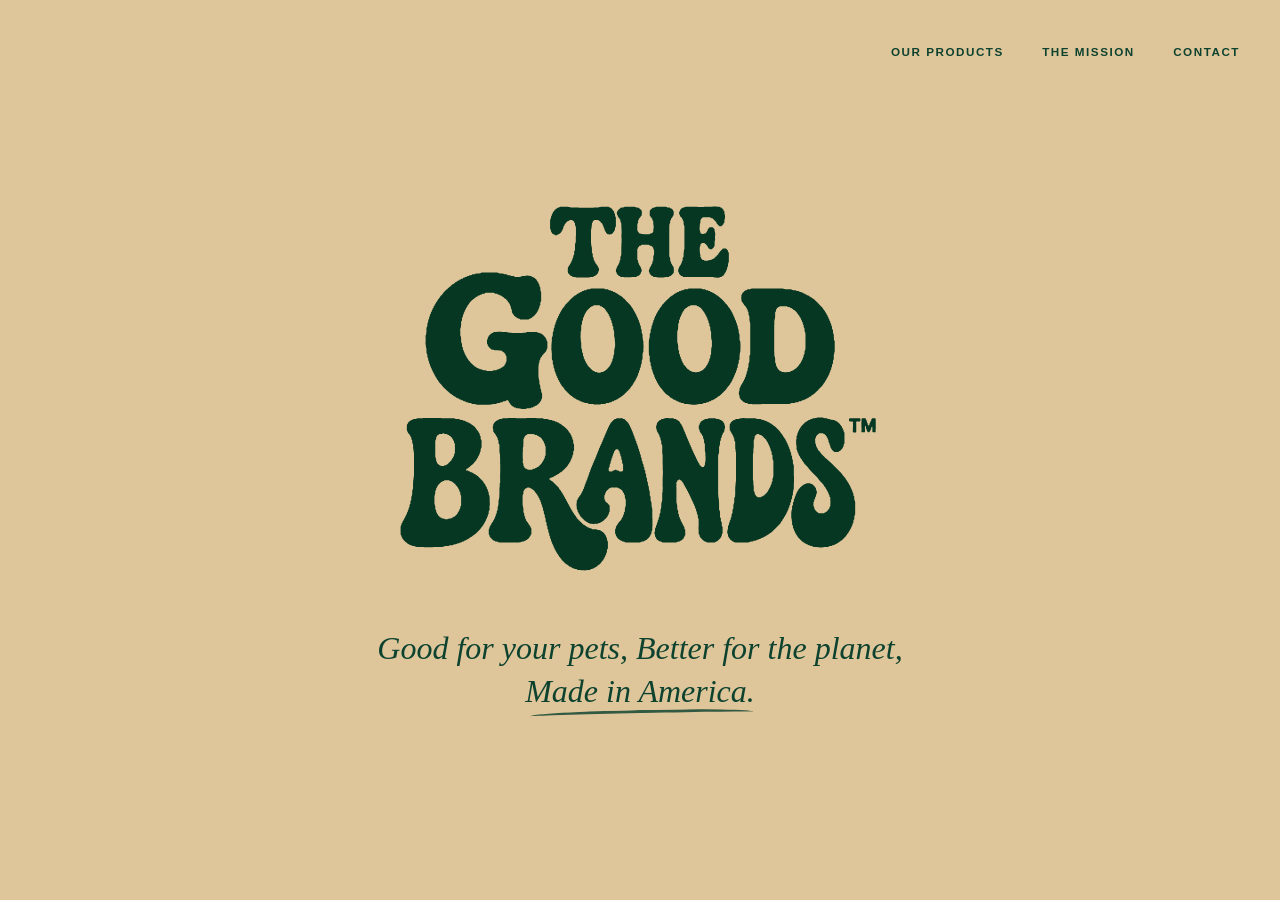
<file: index.html>
<!doctype html>
<html lang="en">
<head>
  <meta charset="utf-8">
  <meta name="viewport" content="width=device-width, initial-scale=1">
  <meta name="description" content="The Good Brands™ develops better versions of useful everyday products for pets and the people who love them.">
  <meta name="theme-color" content="#174b37">
  <title>The Good Brands™</title>
  <link rel="stylesheet" href="styles.css?v=20260827-17">
  <script src="paw-trails.js?v=20260901-1" defer></script>
</head>
<body>
  <header class="site-header site-header-home">
    <div class="site-header-inner">
      <nav class="site-nav" aria-label="Primary navigation">
        <a href="products.html">Our Products</a>
        <a href="mission.html">The Mission</a>
        <a href="contact.html">Contact</a>
      </nav>
    </div>
  </header>

  <main>
    <section class="landing" aria-labelledby="brand-slogan">
      <div class="paw-trails" id="paw-trails" aria-hidden="true"></div>
      <div class="landing-inner">
        <img
          class="brand-logo"
          src="assets/The_Good_Brands_Logo_Master.svg?v=precision-20260827"
          alt="The Good Brands™"
          width="3840"
          height="2973"
        >

        <h1 class="slogan" id="brand-slogan">Good for your pets, Better for the planet, <span class="marker-underline">Made in America.</span></h1>
      </div>
    </section>
  </main>

</body>
</html>
</file>
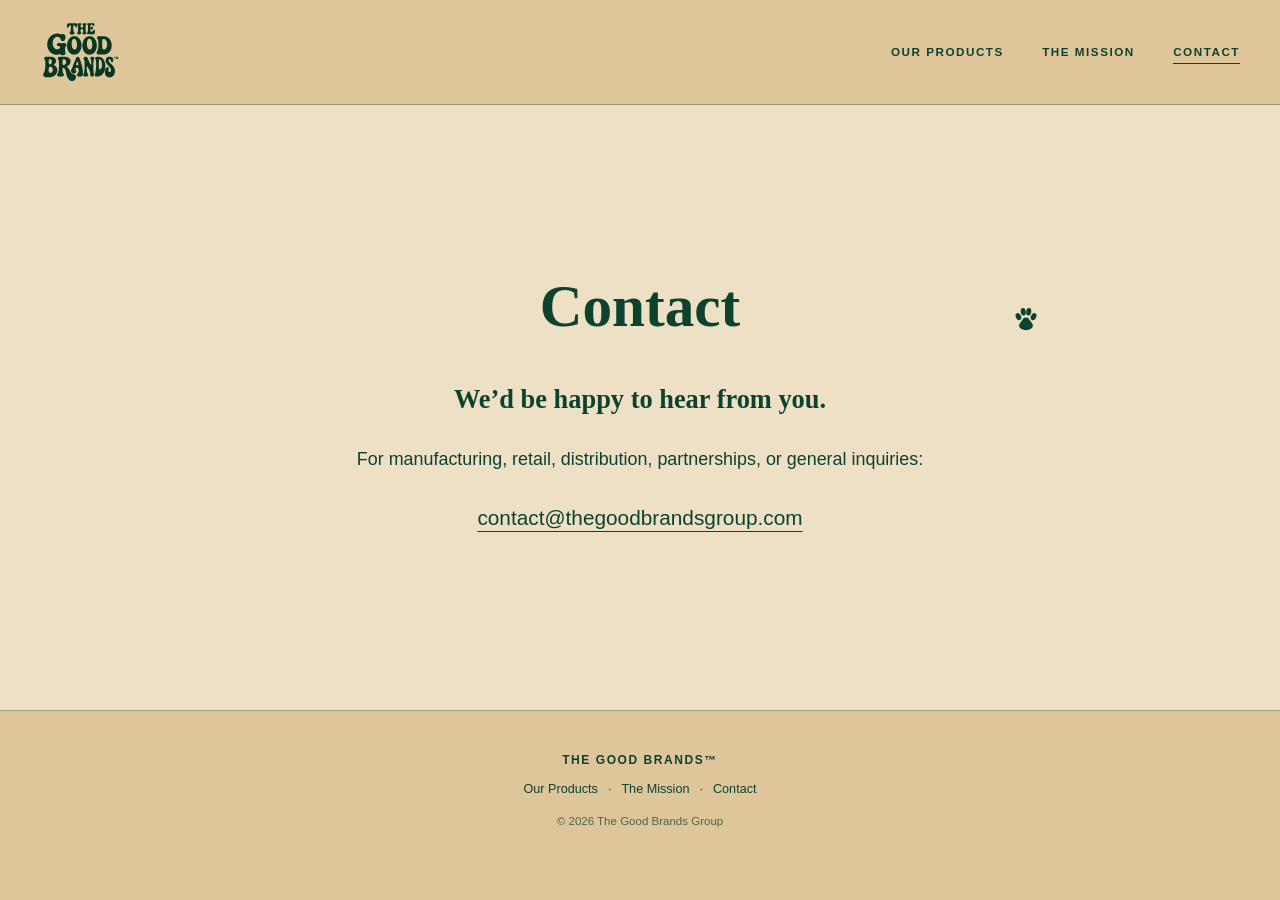
<file: contact.html>
<!doctype html>
<html lang="en">
<head>
  <meta charset="utf-8">
  <meta name="viewport" content="width=device-width, initial-scale=1">
  <meta name="description" content="Contact The Good Brands™ for manufacturing, retail, distribution, partnerships, or general inquiries.">
  <meta name="theme-color" content="#174b37">
  <title>Contact | The Good Brands™</title>
  <link rel="stylesheet" href="styles.css?v=20260829-8">
</head>
<body class="content-page">
  <header class="site-header subpage-header">
    <div class="site-header-inner">
      <a class="header-brand" href="index.html" aria-label="The Good Brands home">
        <img
          src="assets/The_Good_Brands_Logo_Master.svg?v=precision-20260827"
          alt=""
          width="3840"
          height="2973"
        >
      </a>
      <nav class="site-nav" aria-label="Primary navigation">
        <a href="products.html">Our Products</a>
        <a href="mission.html">The Mission</a>
        <a href="contact.html" aria-current="page">Contact</a>
      </nav>
    </div>
  </header>

  <main class="contact-page-main">
    <div class="page-paw-stage contact-paw-stage" data-page-paw-trail="contact" aria-hidden="true"></div>
    <section class="contact-page-content" aria-labelledby="contact-heading">
      <h1 id="contact-heading">Contact</h1>
      <p class="contact-lead"><strong>We’d be happy to hear from you.</strong></p>
      <p>For manufacturing, retail, distribution, partnerships, or general inquiries:</p>
      <a class="contact-email" href="mailto:contact@thegoodbrandsgroup.com">contact@thegoodbrandsgroup.com</a>
    </section>
  </main>

  <footer class="site-footer">
    <div class="site-footer-inner">
      <p class="footer-brand">The Good Brands™</p>
      <nav class="footer-nav" aria-label="Footer navigation">
        <a href="products.html">Our Products</a><span aria-hidden="true">·</span>
        <a href="mission.html">The Mission</a><span aria-hidden="true">·</span>
        <a href="contact.html">Contact</a>
      </nav>
      <p class="copyright">© 2026 The Good Brands Group</p>
    </div>
  </footer>
  <script src="page-paw-trails.js?v=20260829-4" defer></script>
</body>
</html>
</file>
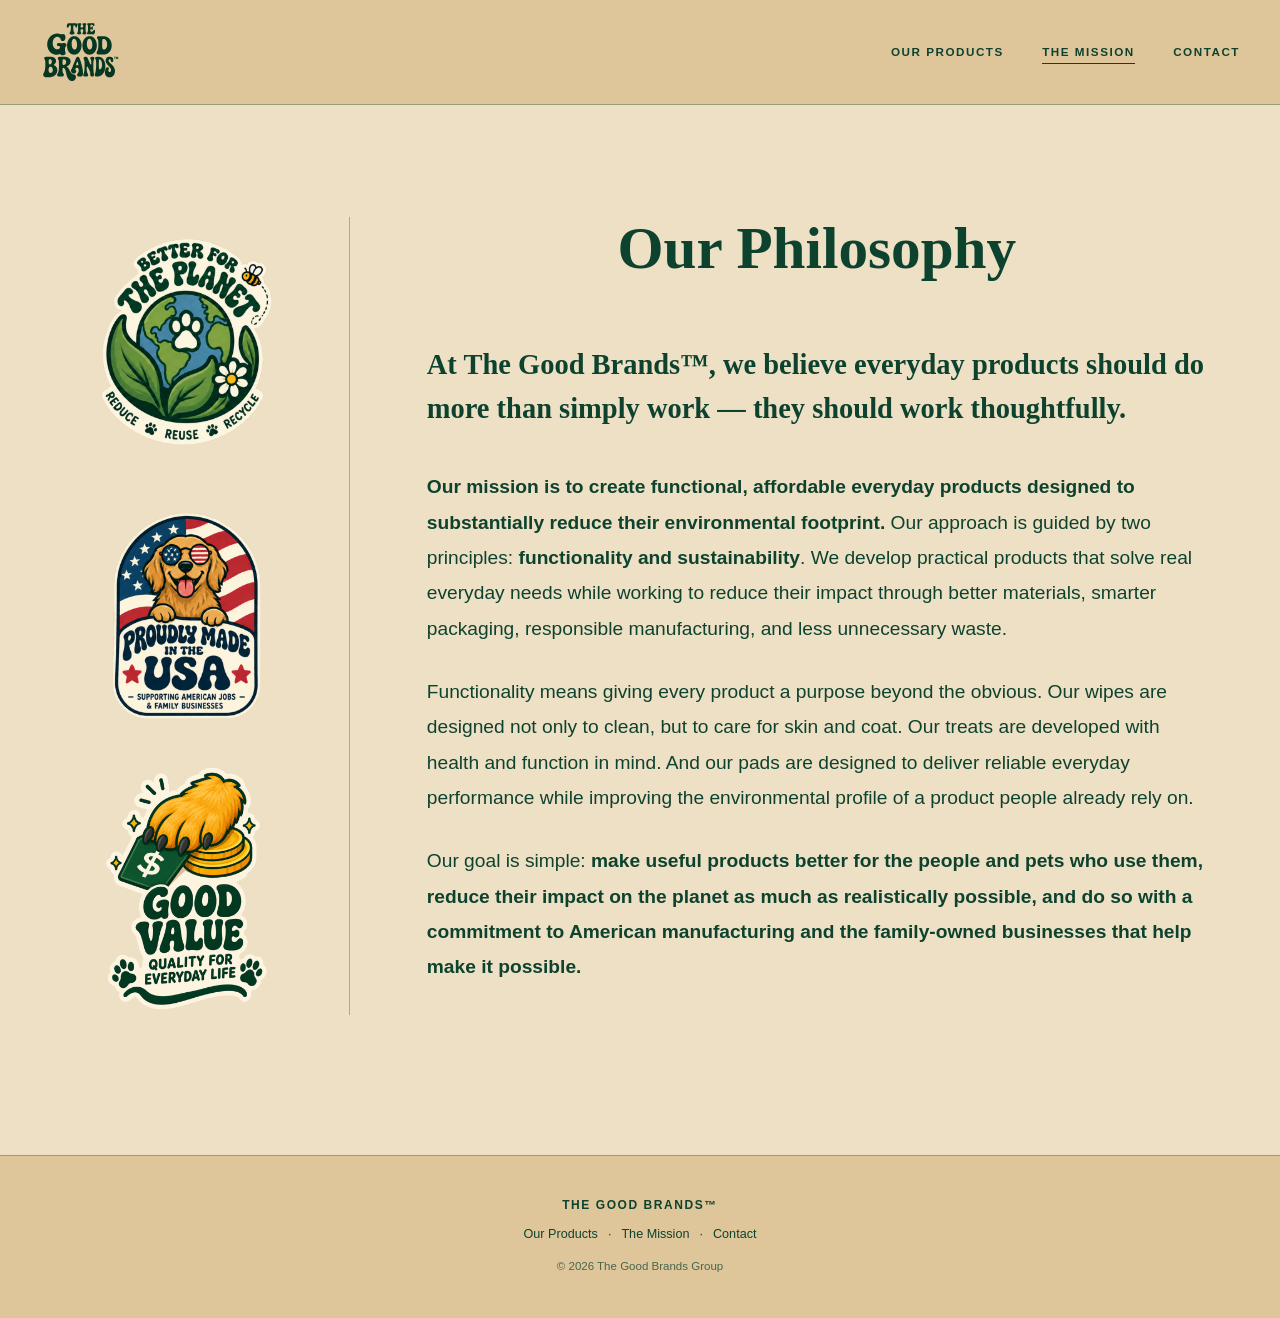
<file: mission.html>
<!doctype html>
<html lang="en">
<head>
  <meta charset="utf-8">
  <meta name="viewport" content="width=device-width, initial-scale=1">
  <meta name="description" content="The philosophy and mission behind The Good Brands™: functional everyday products with a lighter environmental footprint.">
  <meta name="theme-color" content="#174b37">
  <title>Our Mission | The Good Brands™</title>
  <link rel="stylesheet" href="styles.css?v=20260901-3">
</head>
<body class="content-page">
  <header class="site-header subpage-header">
    <div class="site-header-inner">
      <a class="header-brand" href="index.html" aria-label="The Good Brands home">
        <img
          src="assets/The_Good_Brands_Logo_Master.svg?v=precision-20260827"
          alt=""
          width="3840"
          height="2973"
        >
      </a>
      <nav class="site-nav" aria-label="Primary navigation">
        <a href="products.html">Our Products</a>
        <a href="mission.html" aria-current="page">The Mission</a>
        <a href="contact.html">Contact</a>
      </nav>
    </div>
  </header>

  <main class="content-page-main">
    <article class="editorial mission-editorial">
      <div class="mission-layout">
        <div class="mission-copy">
          <header class="page-heading">
            <h1>Our Philosophy</h1>
          </header>

          <div class="prose">
            <p class="lead"><strong>At The Good Brands™, we believe everyday products should do more than simply work — they should work thoughtfully.</strong></p>

            <p><strong>Our mission is to create functional, affordable everyday products designed to substantially reduce their environmental footprint.</strong> Our approach is guided by two principles: <strong>functionality and sustainability</strong>. We develop practical products that solve real everyday needs while working to reduce their impact through better materials, smarter packaging, responsible manufacturing, and less unnecessary waste.</p>

            <p>Functionality means giving every product a purpose beyond the obvious. Our wipes are designed not only to clean, but to care for skin and coat. Our treats are developed with health and function in mind. And our pads are designed to deliver reliable everyday performance while improving the environmental profile of a product people already rely on.</p>

            <p>Our goal is simple: <strong>make useful products better for the people and pets who use them, reduce their impact on the planet as much as realistically possible, and do so with a commitment to American manufacturing and the family-owned businesses that help make it possible.</strong></p>
          </div>
        </div>

        <aside class="mission-emblems" aria-label="Our guiding commitments">
          <img
            src="assets/The_Good_Brands_Better_For_The_Planet.png"
            alt="Better for the Planet — Reduce, Reuse, Recycle"
            width="700"
            height="800"
            loading="lazy"
            decoding="async"
          >
          <img
            src="assets/The_Good_Brands_Proudly_Made_In_The_USA.png"
            alt="Proudly Made in the USA — Supporting American Jobs and Family Businesses"
            width="700"
            height="800"
            loading="lazy"
            decoding="async"
          >
          <img
            src="assets/The_Good_Brands_Good_Value.png?v=20260901-2"
            alt="Good Value — Quality for Everyday Life"
            width="700"
            height="800"
            loading="lazy"
            decoding="async"
          >
        </aside>
      </div>
    </article>
    <div class="page-paw-stage mission-paw-stage" data-page-paw-trail="mission" aria-hidden="true"></div>
  </main>

  <footer class="site-footer">
    <div class="site-footer-inner">
      <p class="footer-brand">The Good Brands™</p>
      <nav class="footer-nav" aria-label="Footer navigation">
        <a href="products.html">Our Products</a><span aria-hidden="true">·</span>
        <a href="mission.html">The Mission</a><span aria-hidden="true">·</span>
        <a href="contact.html">Contact</a>
      </nav>
      <p class="copyright">© 2026 The Good Brands Group</p>
    </div>
  </footer>
  <script src="page-paw-trails.js?v=20260829-4" defer></script>
</body>
</html>
</file>
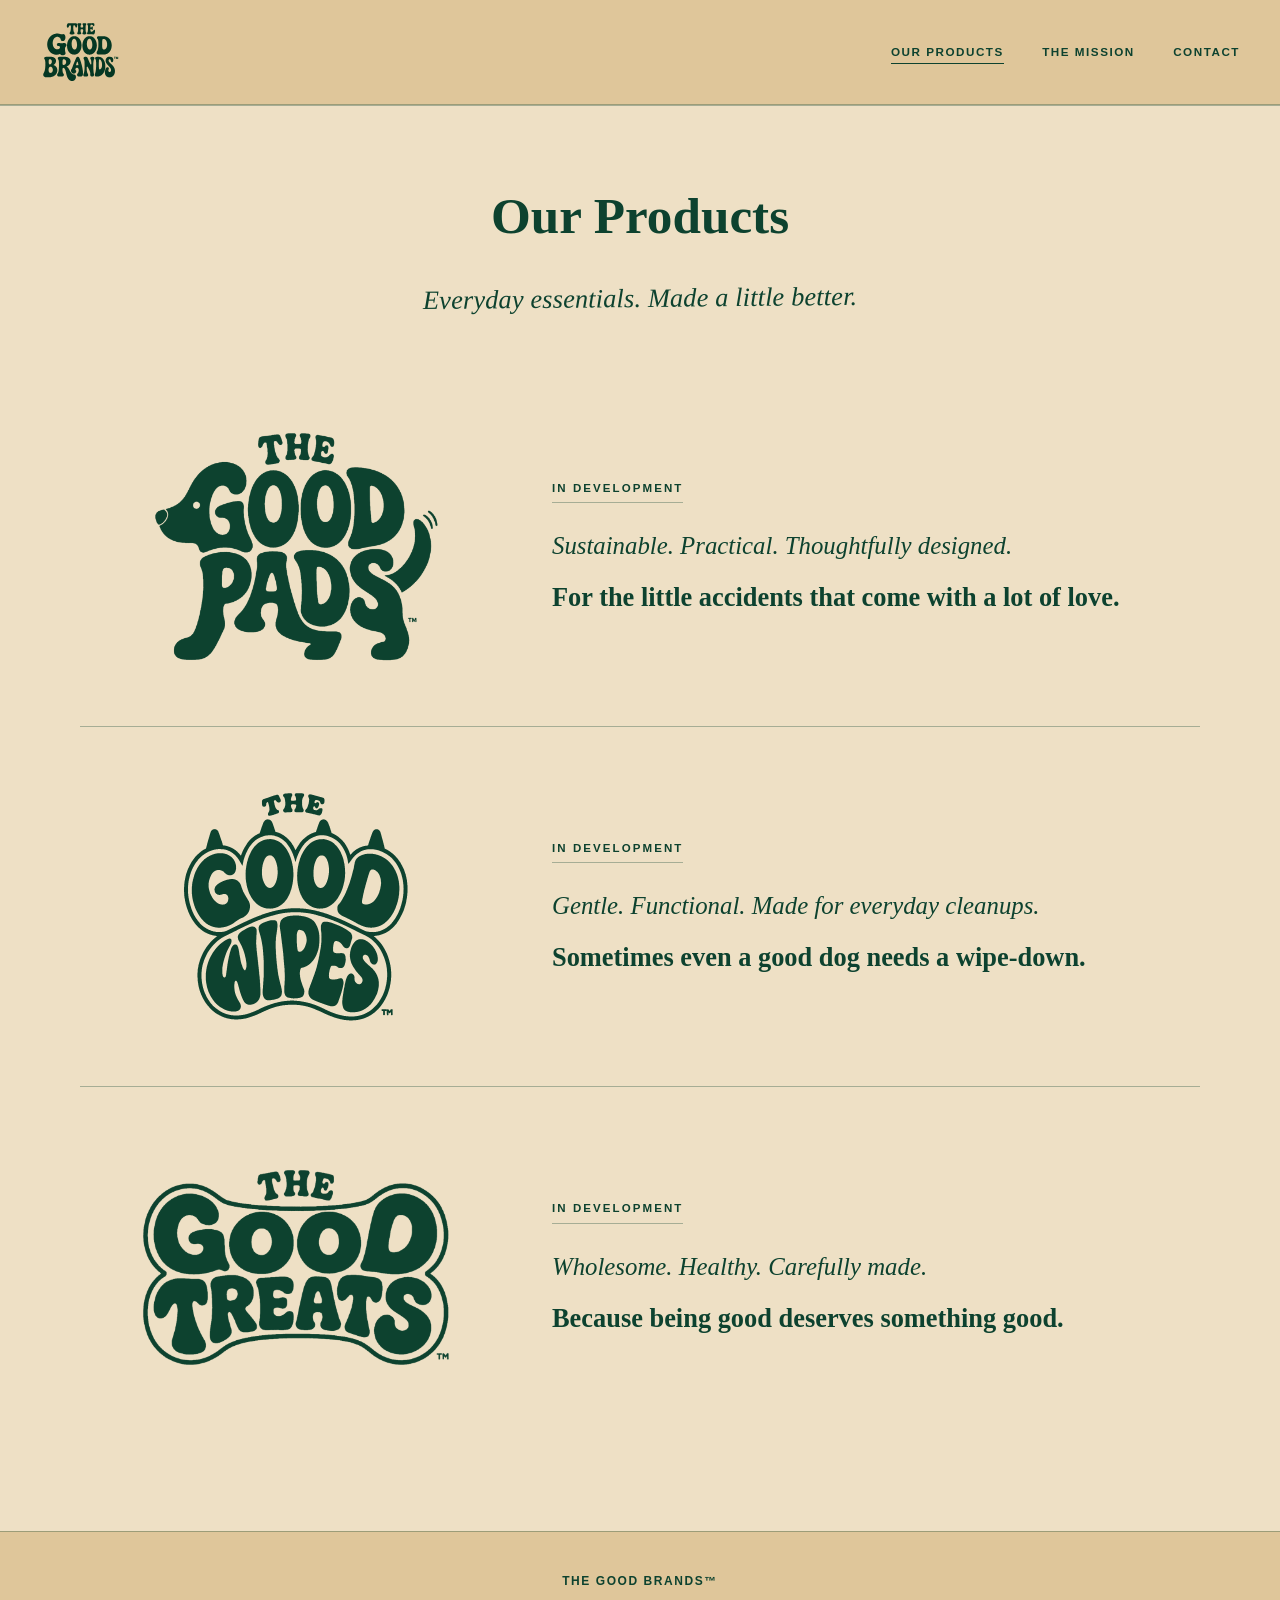
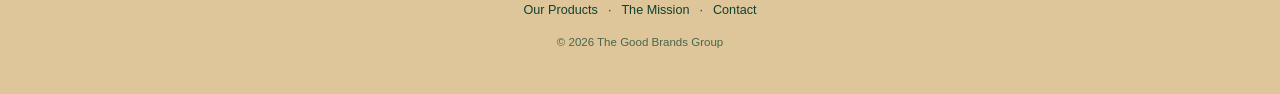
<file: products.html>
<!doctype html>
<html lang="en">
<head>
  <meta charset="utf-8">
  <meta name="viewport" content="width=device-width, initial-scale=1">
  <meta name="description" content="Explore The Good Pads™, The Good Wipes™, and The Good Treats™—everyday essentials from The Good Brands™.">
  <meta name="theme-color" content="#174b37">
  <title>Our Products | The Good Brands™</title>
  <link rel="stylesheet" href="styles.css?v=20260829-8">
  <script src="product-heading-paws.js?v=20260829-1" defer></script>
</head>
<body class="products-page">
  <header class="site-header products-page-header">
    <div class="site-header-inner">
      <a class="header-brand" href="index.html" aria-label="The Good Brands home">
        <img
          src="assets/The_Good_Brands_Logo_Master.svg?v=precision-20260827"
          alt=""
          width="3840"
          height="2973"
        >
      </a>
      <nav class="site-nav" aria-label="Primary navigation">
        <a href="products.html" aria-current="page">Our Products</a>
        <a href="mission.html">The Mission</a>
        <a href="contact.html">Contact</a>
      </nav>
    </div>
  </header>

  <main>
    <section class="products products-page-products" aria-labelledby="products-heading">
      <div class="products-inner">
        <header class="section-heading">
          <div class="product-title-stage">
            <h1 id="products-heading"><span class="product-title-text">Our Products</span></h1>
            <div class="product-heading-paw-layer" id="product-heading-paw-layer" aria-hidden="true"></div>
          </div>
          <p>Everyday essentials. Made a little better.</p>
        </header>

        <div class="product-list">
          <article class="product-row">
            <div class="product-mark product-mark-pads" role="img" aria-label="The Good Pads™"></div>
            <div class="product-copy">
              <p class="status">In development</p>
              <h2 class="visually-hidden">The Good Pads™</h2>
              <p class="product-principles">Sustainable. Practical. Thoughtfully designed.</p>
              <p class="product-line">For the little accidents that come with a lot of love.</p>
            </div>
          </article>

          <article class="product-row">
            <div class="product-mark product-mark-wipes" role="img" aria-label="The Good Wipes™"></div>
            <div class="product-copy">
              <p class="status">In development</p>
              <h2 class="visually-hidden">The Good Wipes™</h2>
              <p class="product-principles">Gentle. Functional. Made for everyday cleanups.</p>
              <p class="product-line">Sometimes even a good dog needs a wipe-down.</p>
            </div>
          </article>

          <article class="product-row">
            <div class="product-mark product-mark-treats" role="img" aria-label="The Good Treats™"></div>
            <div class="product-copy">
              <p class="status">In development</p>
              <h2 class="visually-hidden">The Good Treats™</h2>
              <p class="product-principles">Wholesome. Healthy. Carefully made.</p>
              <p class="product-line">Because being good deserves something good.</p>
            </div>
          </article>
        </div>
      </div>
    </section>

  </main>

  <footer class="site-footer">
    <div class="site-footer-inner">
      <p class="footer-brand">The Good Brands™</p>
      <nav class="footer-nav" aria-label="Footer navigation">
        <a href="products.html">Our Products</a><span aria-hidden="true">·</span>
        <a href="mission.html">The Mission</a><span aria-hidden="true">·</span>
        <a href="contact.html">Contact</a>
      </nav>
      <p class="copyright">© 2026 The Good Brands Group</p>
    </div>
  </footer>
</body>
</html>
</file>
<file: styles.css>
:root {
  --pine: #0d422f;
  --kraft: #dfc69a;
  --paper: #eee0c5;
  --line: rgba(13, 66, 47, 0.32);
}

* {
  box-sizing: border-box;
}

html,
body {
  margin: 0;
  min-height: 100%;
}

body {
  color: var(--pine);
  background-color: var(--kraft);
  background-image: none;
  -webkit-font-smoothing: antialiased;
}

.site-header {
  position: absolute;
  z-index: 10;
  top: 0;
  left: 0;
  width: 100%;
}

.site-header-inner {
  width: min(1200px, calc(100% - 48px));
  min-height: 104px;
  margin: 0 auto;
  display: flex;
  align-items: center;
  justify-content: space-between;
}

.site-header-home .site-header-inner {
  justify-content: flex-end;
}

.site-nav {
  display: flex;
  align-items: center;
  gap: clamp(22px, 3vw, 42px);
}

.site-nav a {
  position: relative;
  display: inline-block;
  padding: 9px 0;
  color: var(--pine);
  font-family: Arial, Helvetica, sans-serif;
  font-size: 0.73rem;
  line-height: 1;
  font-weight: 700;
  letter-spacing: 0.13em;
  text-decoration: none;
  text-transform: uppercase;
  transition: opacity 150ms ease;
}

.site-nav a::after {
  position: absolute;
  right: 0;
  bottom: 3px;
  left: 0;
  height: 1px;
  background-color: currentColor;
  content: "";
  opacity: 0;
  transform: scaleX(0.55);
  transition: opacity 150ms ease, transform 150ms ease;
}

.site-nav a:hover,
.site-nav a:focus-visible {
  opacity: 0.72;
}

.site-nav a:hover::after,
.site-nav a:focus-visible::after,
.site-nav a[aria-current="page"]::after {
  opacity: 1;
  transform: scaleX(1);
}

.header-brand {
  display: block;
  width: 82px;
}

.header-brand img {
  display: block;
  width: 100%;
  height: auto;
}

.products-page-header,
.subpage-header {
  position: relative;
  background-color: var(--kraft);
  border-bottom: 1px solid var(--line);
}

.landing {
  position: relative;
  isolation: isolate;
  overflow: hidden;
  min-height: 100vh;
  display: grid;
  place-items: center;
  padding: 120px 24px;
  background-color: var(--kraft);
  background-image: none;
}

.landing-inner {
  position: relative;
  z-index: 1;
  width: min(760px, 100%);
  text-align: center;
}

/* Removable homepage paw-trail effect. */
.paw-trails {
  position: absolute;
  z-index: 0;
  inset: 0;
  overflow: hidden;
  color: var(--pine);
  pointer-events: none;
}

.paw-print {
  position: absolute;
  width: clamp(22px, 2.15vw, 31px);
  opacity: 0;
  animation: paw-print-appear var(--paw-duration, 3.1s) ease-in-out var(--paw-delay, 0s) forwards;
  transform: translate(-50%, -50%) rotate(var(--paw-angle, 0deg)) scale(var(--paw-scale, 1));
  transform-origin: center;
}

.paw-print svg {
  display: block;
  width: 100%;
  height: auto;
  fill: currentColor;
}

@keyframes paw-print-appear {
  0% {
    opacity: 0;
  }

  12%,
  45% {
    opacity: 1;
  }

  100% {
    opacity: 0;
  }
}

@media (prefers-reduced-motion: reduce) {
  .paw-trails {
    display: none;
  }
}

.brand-logo {
  display: block;
  width: min(520px, 82vw);
  height: auto;
  margin: 0 auto;
  image-rendering: auto;
  filter: none;
  opacity: 1;
}

.slogan {
  max-width: 650px;
  margin: 38px auto 0;
  font-family: Georgia, "Times New Roman", serif;
  font-size: clamp(1.3rem, 2.6vw, 2rem);
  line-height: 1.35;
  font-weight: 400;
  font-style: italic;
}

.marker-underline {
  position: relative;
  display: inline-block;
  white-space: nowrap;
}

.marker-underline::after {
  content: "";
  position: absolute;
  left: 2%;
  right: 1%;
  bottom: -0.16em;
  height: 0.16em;
  border-top: 0.11em solid currentColor;
  border-radius: 50%;
  opacity: 0.82;
  transform: rotate(-1.2deg) skewX(-8deg);
}

.products {
  background-color: var(--paper);
  border-top: 1px solid var(--line);
  border-bottom: 1px solid var(--line);
}

.products-inner {
  width: min(1120px, calc(100% - 48px));
  margin: 0 auto;
}

.products-inner {
  padding: 21px 0 84px;
}

.section-heading {
  text-align: center;
  margin-bottom: 52px;
}

.section-heading h1,
.section-heading h2 {
  margin: 0;
  font-family: Georgia, "Times New Roman", serif;
  font-size: clamp(2.1rem, 4vw, 3.4rem);
  line-height: 1.08;
  font-weight: 700;
}

.section-heading p {
  display: inline-block;
  margin: -18px 0 0;
  font-family: "Noteworthy", "Bradley Hand", "Chalkboard SE", "Segoe Print", cursive;
  font-size: clamp(1.35rem, 2.4vw, 1.65rem);
  line-height: 1.25;
  font-weight: 400;
  font-style: italic;
  letter-spacing: 0.005em;
  transform: rotate(-0.55deg);
}

/* Removable Our Products puppy animation. */
.product-title-stage {
  position: relative;
  width: 100vw;
  height: 166px;
  margin-left: calc(50% - 50vw);
  overflow: hidden;
}

.product-title-stage h1 {
  position: absolute;
  z-index: 1;
  top: 61px;
  right: 0;
  left: 0;
}

.product-title-text {
  display: inline-block;
}

.product-heading-paw-layer {
  position: absolute;
  z-index: 2;
  inset: 0;
  color: var(--pine);
  pointer-events: none;
}

.product-heading-paw {
  width: clamp(21px, 2vw, 29px);
}

@media (prefers-reduced-motion: reduce) {
  .product-heading-paw-layer {
    display: none;
  }
}

.product-list {
  border-top: 0;
}

.products-page-products {
  border-bottom: 0;
  overflow: hidden;
}

.product-row {
  display: grid;
  grid-template-columns: 320px minmax(0, 1fr);
  gap: clamp(52px, 8vw, 96px);
  align-items: center;
  min-height: 360px;
  padding: 54px 5%;
  border-bottom: 1px solid var(--line);
  isolation: isolate;
  overflow: hidden;
}

.product-row:last-child {
  border-bottom: 0;
}

.product-mark {
  width: 320px;
  height: 240px;
  align-self: center;
  justify-self: center;
  background-position: center;
  background-repeat: no-repeat;
  background-size: contain;
}

.product-mark-pads {
  background-image: url("assets/The_Good_Pads_Logo_3600px.png");
}

.product-mark-wipes {
  background-image: url("assets/The_Good_Wipes_Logo_Master.svg");
}

.product-mark-treats {
  background-image: url("assets/The_Good_Treats_Logo_3600px.png");
}

.product-copy {
  width: 100%;
  max-width: 650px;
  margin: 0;
  text-align: left;
}

.status {
  font-family: Arial, Helvetica, sans-serif;
  font-size: 0.72rem;
  line-height: 1;
  font-weight: 700;
  letter-spacing: 0.18em;
  text-transform: uppercase;
}

.status {
  display: inline-block;
  margin: 0 0 25px;
  padding-bottom: 8px;
  border-bottom: 1px solid var(--line);
}

.product-principles,
.product-line {
  font-family: Georgia, "Times New Roman", serif;
}

.product-principles {
  margin: 0;
  font-size: clamp(1.16rem, 2vw, 1.55rem);
  line-height: 1.45;
  font-style: italic;
}

.product-line {
  margin: 15px 0 0;
  font-size: clamp(1.2rem, 2.1vw, 1.65rem);
  line-height: 1.38;
  font-weight: 700;
}

.content-page-main,
.contact-page-main {
  background-color: var(--paper);
}

.page-paw-stage {
  color: var(--pine);
  overflow: hidden;
  pointer-events: none;
}

.mission-paw-stage {
  position: relative;
  width: 100%;
  height: 180px;
  margin-top: -112px;
}

.page-trail-paw {
  width: clamp(22px, 2.15vw, 31px);
}

.page-paw-final {
  animation: page-paw-final-appear 0.8s ease-out var(--paw-delay, 0s) forwards;
}

@keyframes page-paw-final-appear {
  from {
    opacity: 0;
  }

  to {
    opacity: 1;
  }
}

@media (prefers-reduced-motion: reduce) {
  .page-paw-stage {
    display: none;
  }
}

.editorial {
  width: min(820px, calc(100% - 48px));
  margin: 0 auto;
  padding: 112px 0 124px;
}

.mission-editorial {
  width: min(1160px, calc(100% - 48px));
  padding-bottom: 72px;
}

.mission-layout {
  display: grid;
  grid-template-columns: minmax(250px, 290px) minmax(0, 780px);
  gap: clamp(54px, 6vw, 84px);
  align-items: stretch;
}

.mission-copy {
  grid-column: 2;
}

.mission-layout .prose {
  font-size: clamp(1.08rem, 1.65vw, 1.2rem);
  line-height: 1.84;
}

.mission-layout .prose .lead {
  font-size: clamp(1.38rem, 2.7vw, 1.78rem);
}

.mission-emblems {
  grid-column: 1;
  grid-row: 1;
  display: grid;
  justify-items: center;
  align-content: space-between;
  gap: 24px;
  padding-right: clamp(24px, 3vw, 36px);
  border-right: 1px solid var(--line);
}

.mission-emblems img {
  display: block;
  width: 100%;
  max-width: 250px;
  height: 250px;
  object-fit: contain;
}

.page-heading {
  margin-bottom: 62px;
  text-align: center;
}

.page-heading h1,
.contact-page-content h1 {
  margin: 0;
  font-family: Georgia, "Times New Roman", serif;
  font-size: clamp(2.35rem, 5vw, 3.7rem);
  line-height: 1.08;
}

.prose {
  font-family: Arial, Helvetica, sans-serif;
  font-size: clamp(1rem, 1.5vw, 1.1rem);
  line-height: 1.82;
}

.prose p {
  margin: 0 0 28px;
}

.prose .lead {
  margin-bottom: 38px;
  font-family: Georgia, "Times New Roman", serif;
  font-size: clamp(1.28rem, 2.5vw, 1.65rem);
  line-height: 1.55;
}

.contact-page-main {
  position: relative;
  min-height: max(560px, calc(100vh - 295px));
  display: grid;
  place-items: center;
  padding: 110px 24px 120px;
  overflow: hidden;
}

.contact-paw-stage {
  position: absolute;
  z-index: 0;
  inset: 0;
}

.contact-page-content {
  position: relative;
  z-index: 1;
  width: min(720px, 100%);
  text-align: center;
}

.contact-page-content h1 {
  margin-bottom: 38px;
}

.contact-page-content p {
  margin: 0 auto 18px;
  font-family: Arial, Helvetica, sans-serif;
  font-size: clamp(1rem, 1.8vw, 1.12rem);
  line-height: 1.7;
}

.contact-page-content .contact-lead {
  margin-bottom: 22px;
  font-family: Georgia, "Times New Roman", serif;
  font-size: clamp(1.28rem, 2.5vw, 1.65rem);
}

.contact-email {
  display: inline-block;
  margin-top: 14px;
  color: var(--pine);
  font-family: Arial, Helvetica, sans-serif;
  font-size: clamp(1rem, 2.2vw, 1.3rem);
  text-decoration-thickness: 1px;
  text-underline-offset: 6px;
}

.contact-email:hover,
.contact-email:focus-visible {
  opacity: 0.72;
}

.site-footer {
  padding: 42px 24px 46px;
  background-color: var(--kraft);
  border-top: 1px solid var(--line);
  text-align: center;
}

.site-footer-inner {
  width: min(760px, 100%);
  margin: 0 auto;
}

.footer-brand,
.copyright {
  font-family: Arial, Helvetica, sans-serif;
}

.footer-brand {
  margin: 0 0 15px;
  font-size: 0.75rem;
  font-weight: 700;
  letter-spacing: 0.13em;
  text-transform: uppercase;
}

.footer-nav {
  display: flex;
  justify-content: center;
  align-items: center;
  gap: 10px;
  font-family: Arial, Helvetica, sans-serif;
  font-size: 0.79rem;
}

.footer-nav a {
  color: var(--pine);
  text-decoration: none;
}

.footer-nav a:hover,
.footer-nav a:focus-visible {
  text-decoration: underline;
  text-underline-offset: 4px;
}

.copyright {
  margin: 19px 0 0;
  font-size: 0.72rem;
  opacity: 0.72;
}

.visually-hidden {
  position: absolute;
  width: 1px;
  height: 1px;
  padding: 0;
  margin: -1px;
  overflow: hidden;
  clip: rect(0, 0, 0, 0);
  white-space: nowrap;
  border: 0;
}

@media (max-width: 760px) {
  .products-inner {
    padding: 12px 0 64px;
  }

  .section-heading {
    margin-bottom: 64px;
  }

  .product-row {
    grid-template-columns: 190px minmax(0, 1fr);
    gap: 32px;
    min-height: 290px;
    padding: 44px 6%;
  }

  .product-mark {
    width: 190px;
    height: 170px;
  }
}

@media (max-width: 920px) {
  .mission-layout {
    grid-template-columns: 1fr;
    gap: 54px;
  }

  .mission-emblems {
    grid-column: auto;
    grid-row: auto;
    grid-template-columns: repeat(3, minmax(0, 1fr));
    gap: 20px;
    padding: 48px 0 0;
    border-top: 1px solid var(--line);
    border-right: 0;
  }

  .mission-copy {
    grid-column: auto;
  }

  .mission-emblems img {
    max-width: 210px;
    height: 240px;
  }
}

@media (max-width: 600px) {
  .site-header-inner {
    width: calc(100% - 36px);
    min-height: 88px;
  }

  .header-brand {
    width: 68px;
  }

  .site-nav {
    gap: 16px;
  }

  .site-nav a {
    font-size: 0.64rem;
    letter-spacing: 0.09em;
  }

  .landing {
    min-height: 100vh;
    padding: 112px 20px;
  }

  .brand-logo {
    width: min(430px, 92vw);
  }

  .slogan {
    margin-top: 30px;
  }

  .products-inner {
    width: calc(100% - 36px);
  }

  .product-title-stage {
    height: 145px;
  }

  .product-title-stage h1 {
    top: 53px;
  }

  .product-row {
    grid-template-columns: 145px minmax(0, 1fr);
    gap: 24px;
    padding-inline: 0;
  }

  .product-mark {
    width: 145px;
    height: 135px;
  }

  .editorial {
    width: calc(100% - 36px);
    padding: 80px 0 90px;
  }

  .mission-editorial {
    padding-bottom: 58px;
  }

  .mission-paw-stage {
    height: 156px;
    margin-top: -84px;
  }

  .mission-emblems {
    grid-template-columns: 1fr;
    gap: 30px;
  }

  .mission-emblems img {
    max-width: 235px;
    height: 260px;
  }

  .page-heading {
    margin-bottom: 46px;
  }

  .contact-page-main {
    min-height: 540px;
    padding: 86px 20px 96px;
  }

  .footer-nav {
    flex-wrap: wrap;
  }
}

@media (max-width: 430px) {
  .site-header-inner {
    width: calc(100% - 28px);
  }

  .header-brand {
    width: 58px;
  }

  .site-nav {
    gap: 11px;
  }

  .site-nav a {
    font-size: 0.6rem;
    letter-spacing: 0.06em;
  }
}
</file>
